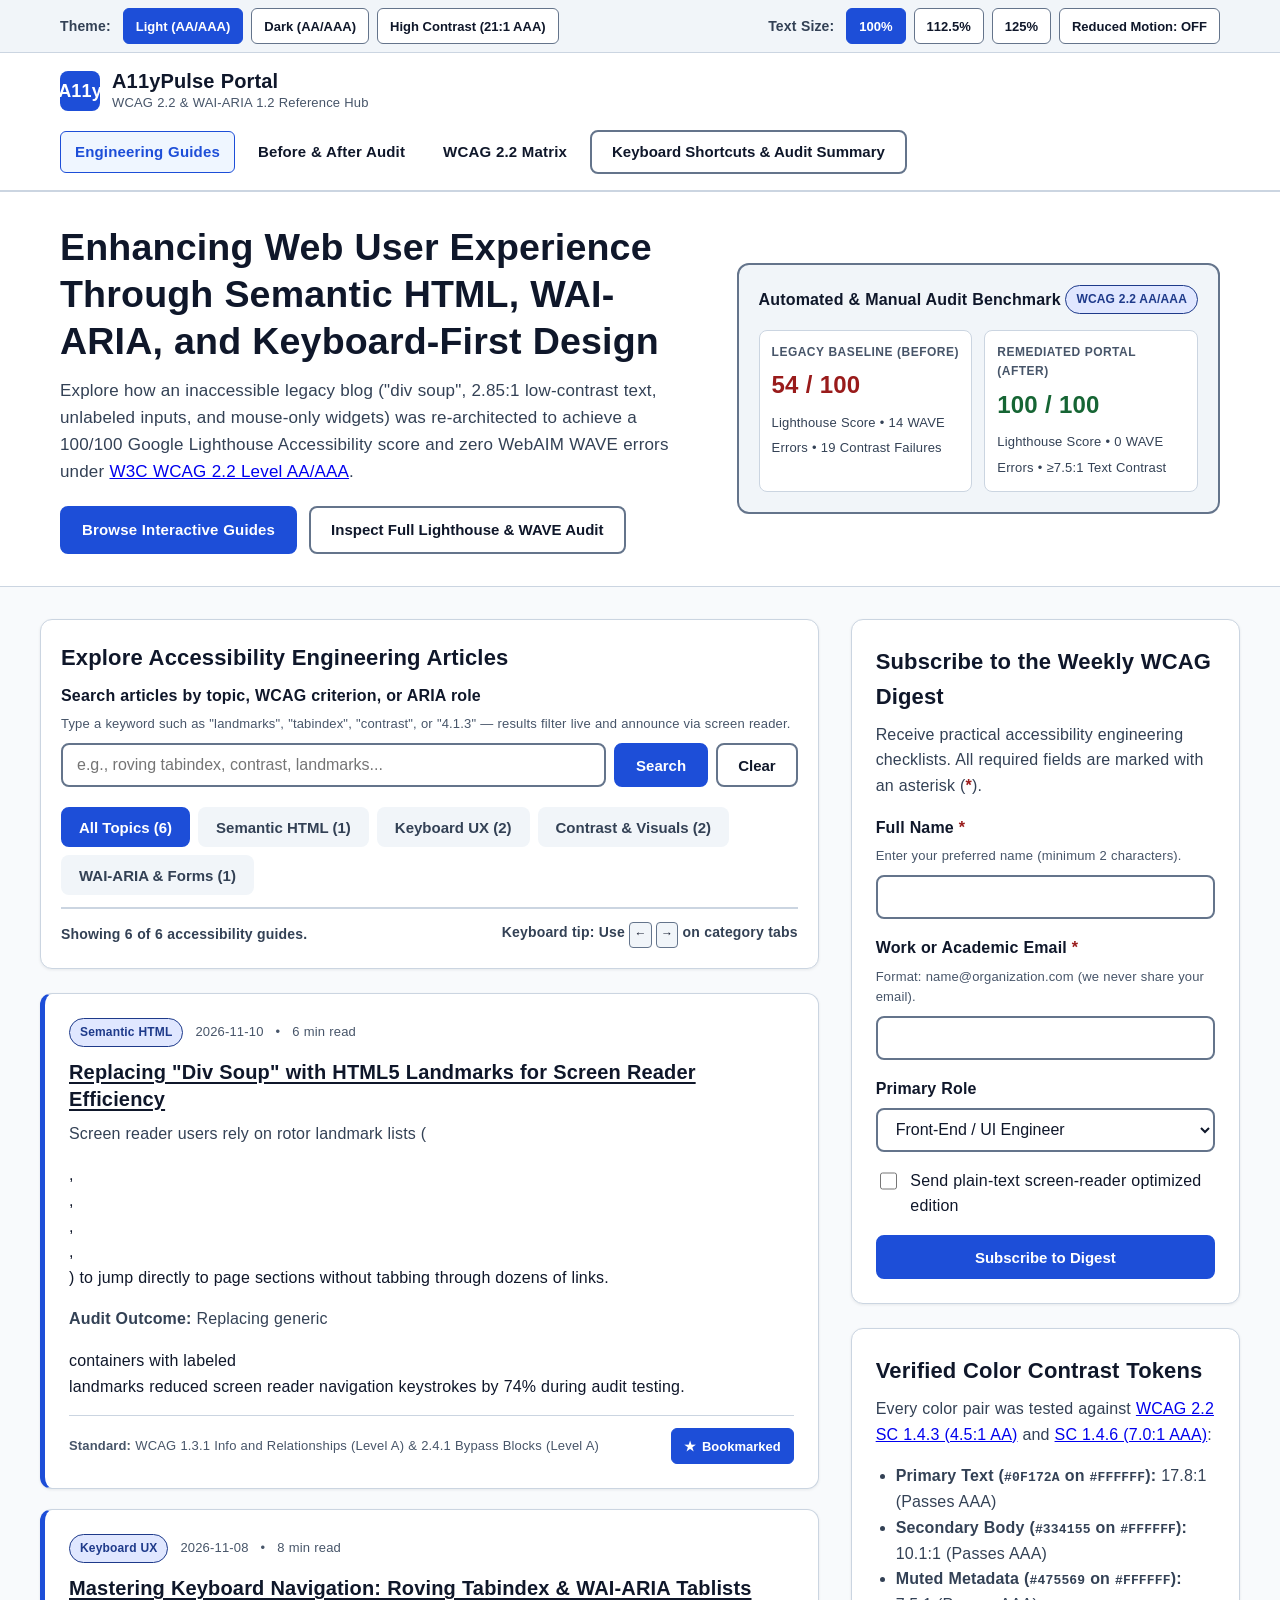
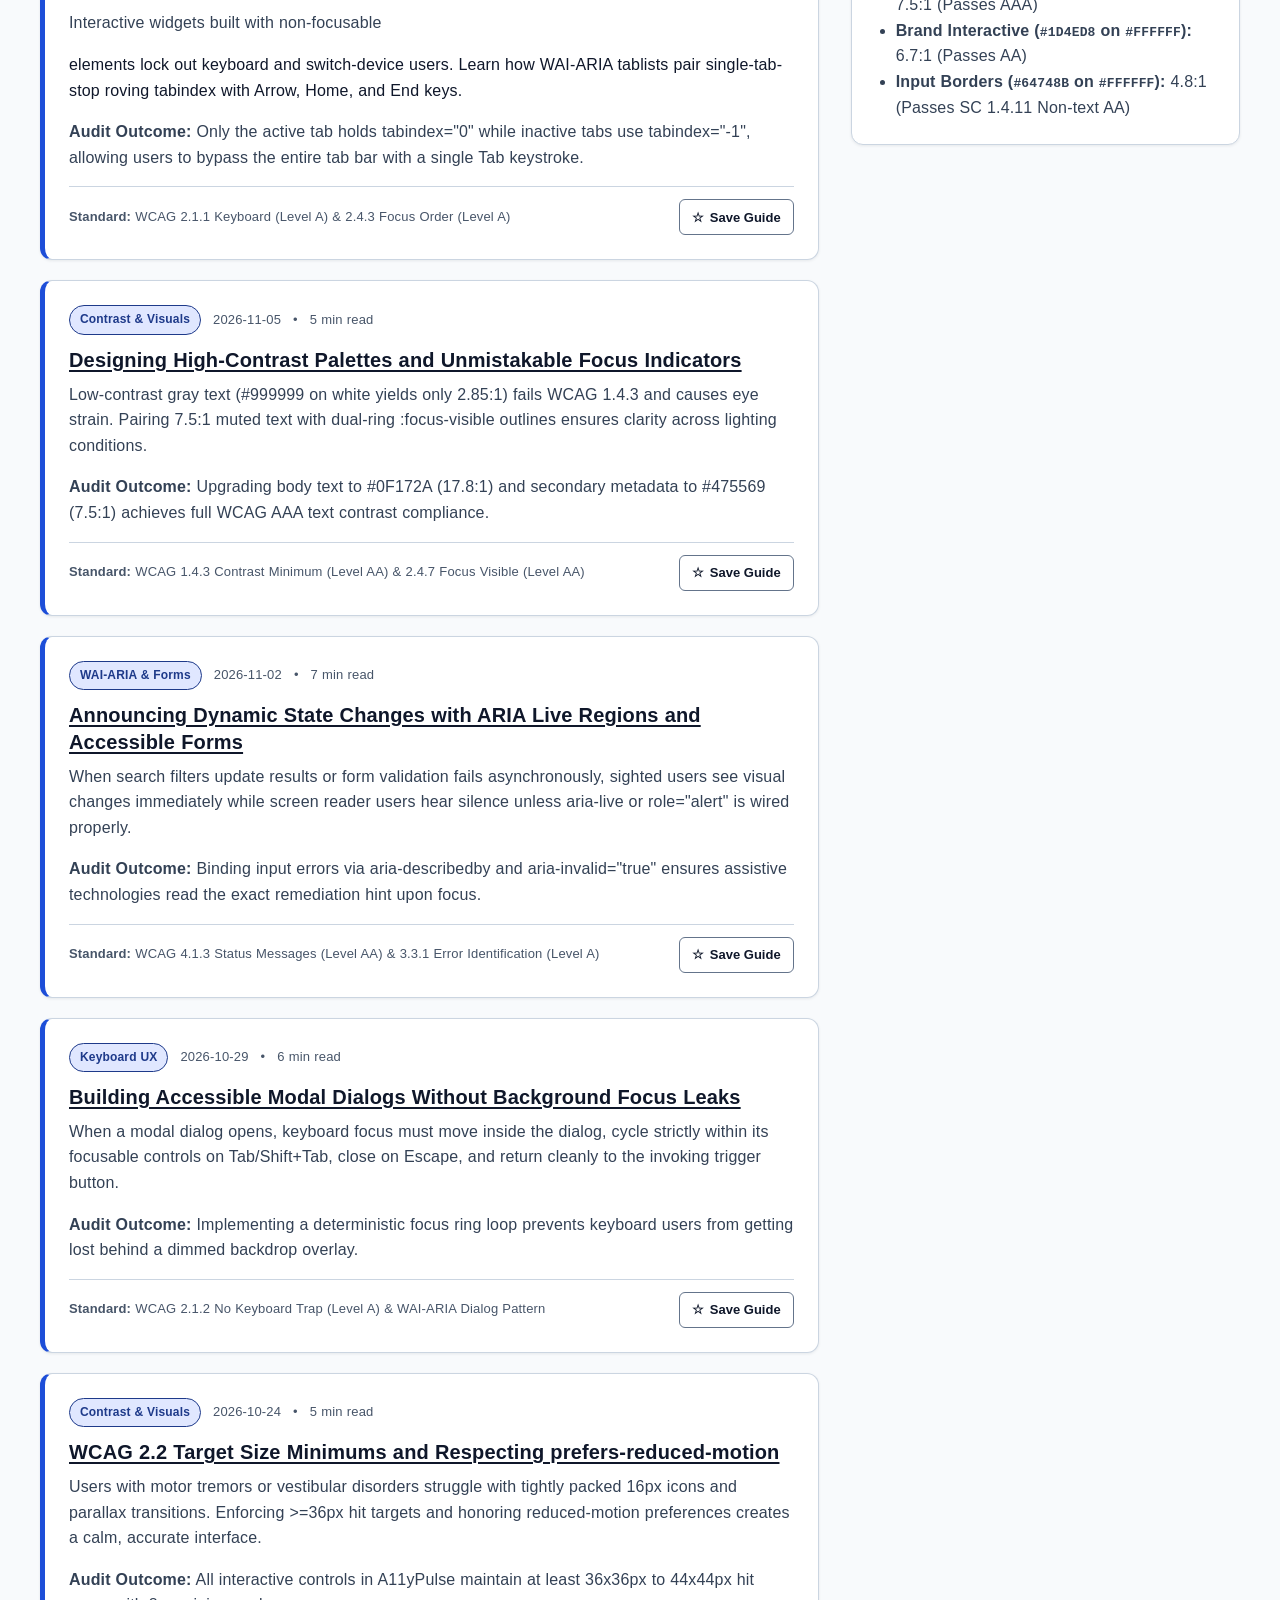
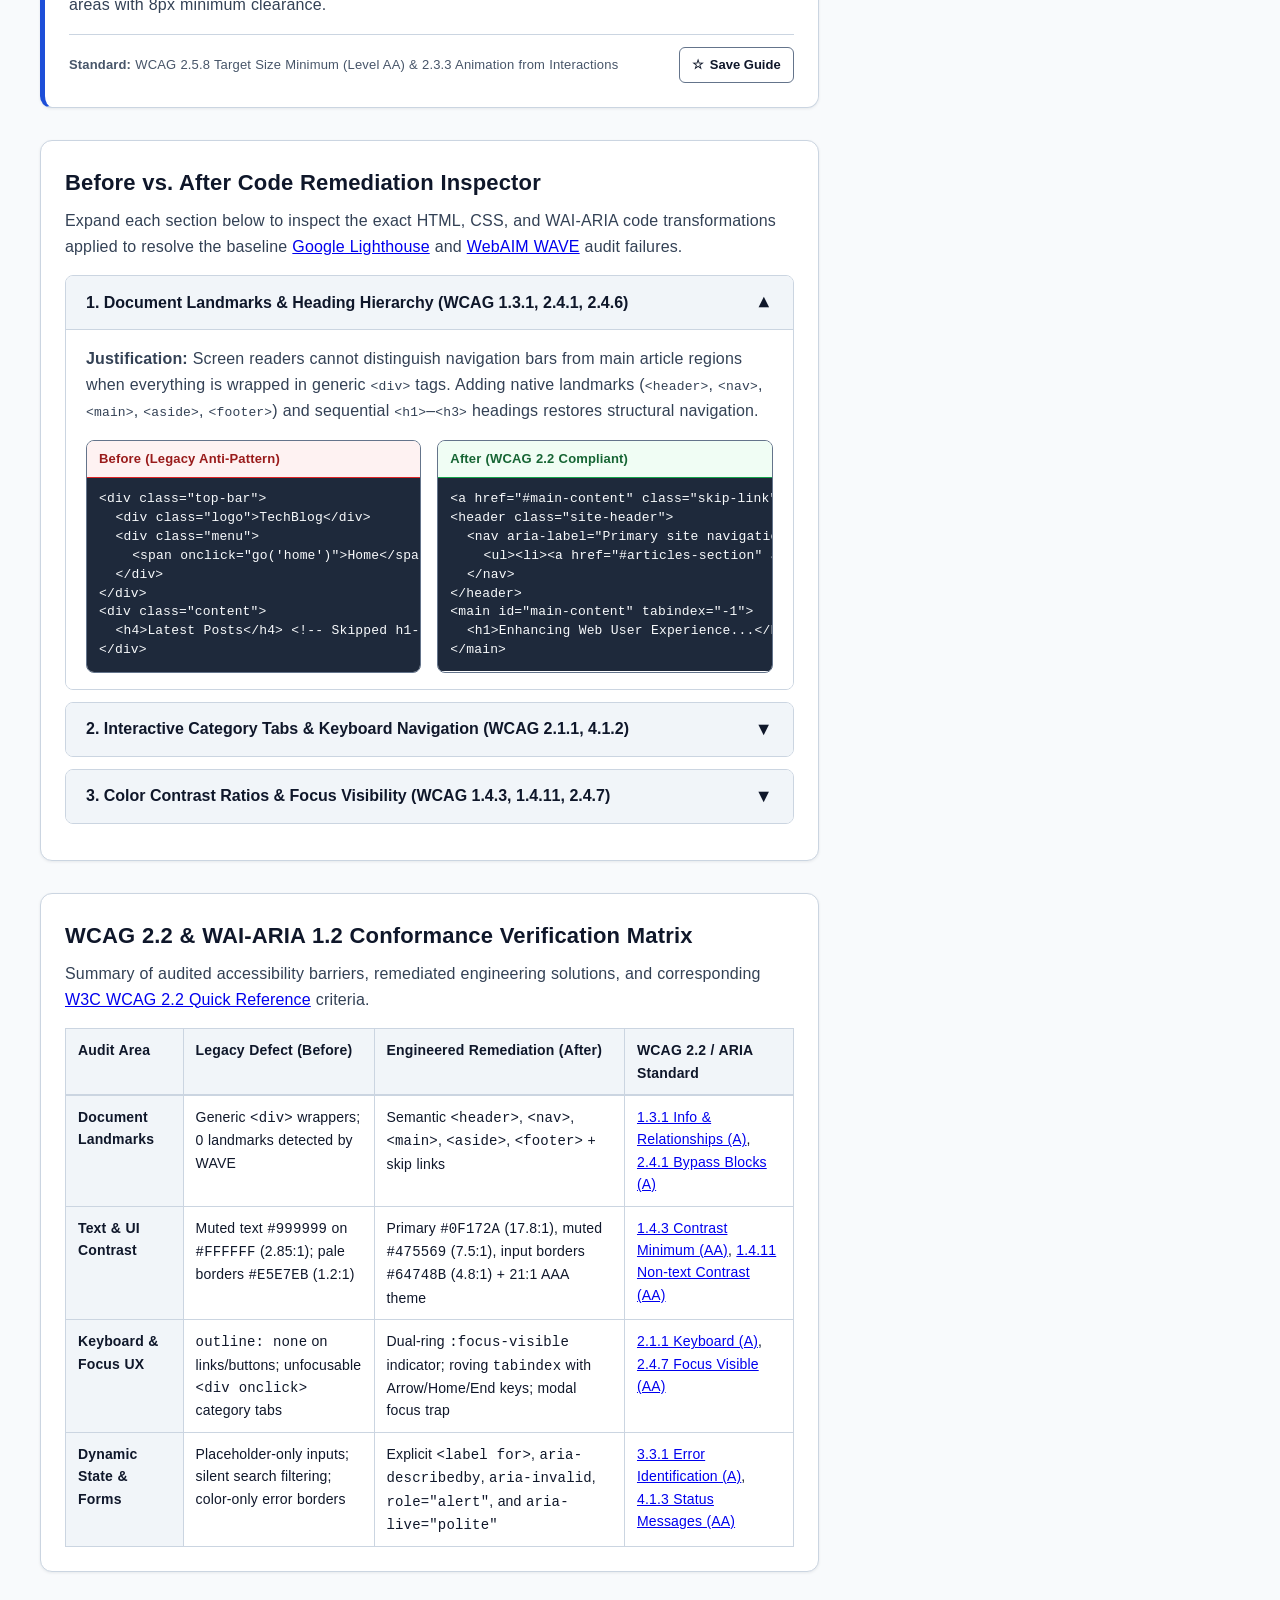
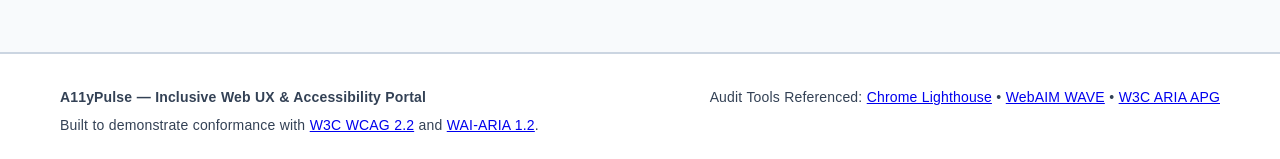
<file: accessible_blog_portal/index.html>
<!DOCTYPE html>
<html lang="en" data-theme="light" data-font-scale="normal" data-reduced-motion="false">
<head>
  <meta charset="UTF-8" />
  <meta name="viewport" content="width=device-width, initial-scale=1.0" />
  <meta name="description" content="A11yPulse — An accessible web development and inclusive UX information portal conforming to W3C WCAG 2.2 Level AA/AAA and WAI-ARIA 1.2 standards." />
  <title>A11yPulse — Inclusive Web UX &amp; WCAG 2.2 Information Portal</title>
  <link rel="stylesheet" href="styles.css" />
</head>
<body>
  <!-- WCAG 2.4.1 Bypass Blocks: Keyboard Skip Links -->
  <div class="skip-links" role="region" aria-label="Skip navigation links">
    <a href="#main-content" class="skip-link">Skip to main content</a>
    <a href="#portal-search-input" class="skip-link">Skip to article search</a>
    <a href="#a11y-subscribe-form" class="skip-link">Skip to newsletter signup</a>
  </div>

  <!-- Polite Screen Reader Live Region for Dynamic Filter/Preference Announcements (WCAG 4.1.3) -->
  <div id="a11y-announcer-polite" class="sr-only" aria-live="polite" aria-atomic="true"></div>

  <!-- Accessibility & Display Preferences Toolbar -->
  <section class="a11y-toolbar" aria-label="Accessibility and visual display preferences">
    <div class="container a11y-toolbar-inner">
      <div class="a11y-controls-group" role="group" aria-label="Color contrast theme">
        <span class="a11y-label" id="theme-group-label">Theme:</span>
        <button type="button" class="btn-tool" data-theme-option="light" aria-pressed="true" aria-describedby="theme-group-label">
          Light (AA/AAA)
        </button>
        <button type="button" class="btn-tool" data-theme-option="dark" aria-pressed="false" aria-describedby="theme-group-label">
          Dark (AA/AAA)
        </button>
        <button type="button" class="btn-tool" data-theme-option="high-contrast" aria-pressed="false" aria-describedby="theme-group-label">
          High Contrast (21:1 AAA)
        </button>
      </div>

      <div class="a11y-controls-group" role="group" aria-label="Text size scaling and motion">
        <span class="a11y-label" id="font-group-label">Text Size:</span>
        <button type="button" class="btn-tool" data-font-option="normal" aria-pressed="true" aria-label="Standard text size 100 percent">
          100%
        </button>
        <button type="button" class="btn-tool" data-font-option="large" aria-pressed="false" aria-label="Large text size 112.5 percent">
          112.5%
        </button>
        <button type="button" class="btn-tool" data-font-option="xlarge" aria-pressed="false" aria-label="Extra large text size 125 percent">
          125%
        </button>
        <button type="button" class="btn-tool" id="toggle-motion-btn" aria-pressed="false">
          Reduced Motion: OFF
        </button>
      </div>
    </div>
  </section>

  <!-- Semantic Landmark: Header & Primary Navigation -->
  <header class="site-header">
    <div class="container header-inner">
      <a href="#main-content" class="brand-link" aria-label="A11yPulse Home — Inclusive Web Engineering Portal">
        <span class="brand-icon" aria-hidden="true">A11y</span>
        <span>
          <span class="brand-title">A11yPulse Portal</span>
          <span class="brand-subtitle">WCAG 2.2 &amp; WAI-ARIA 1.2 Reference Hub</span>
        </span>
      </a>

      <nav class="primary-nav" aria-label="Primary site navigation">
        <ul>
          <li><a href="#articles-section" class="nav-link" aria-current="page">Engineering Guides</a></li>
          <li><a href="#remediation-showcase" class="nav-link">Before &amp; After Audit</a></li>
          <li><a href="#wcag-compliance-matrix" class="nav-link">WCAG 2.2 Matrix</a></li>
          <li>
            <button type="button" class="btn-secondary" data-open-audit-modal="true" aria-haspopup="dialog" aria-controls="audit-modal-backdrop">
              Keyboard Shortcuts &amp; Audit Summary
            </button>
          </li>
        </ul>
      </nav>
    </div>
  </header>

  <!-- Semantic Landmark: Main Content -->
  <main id="main-content" tabindex="-1">
    <!-- Hero Section with Verified Lighthouse & WAVE Audit Comparison -->
    <section class="hero-banner" aria-labelledby="hero-heading">
      <div class="container hero-grid">
        <div>
          <h1 id="hero-heading" class="hero-title">
            Enhancing Web User Experience Through Semantic HTML, WAI-ARIA, and Keyboard-First Design
          </h1>
          <p class="hero-lead">
            Explore how an inaccessible legacy blog ("div soup", 2.85:1 low-contrast text, unlabeled inputs, and mouse-only widgets) was re-architected to achieve a 100/100 Google Lighthouse Accessibility score and zero WebAIM WAVE errors under <a href="https://www.w3.org/TR/WCAG22/" target="_blank" rel="noopener noreferrer">W3C WCAG 2.2 Level AA/AAA</a>.
          </p>
          <div class="hero-actions">
            <a href="#articles-section" class="btn-primary">Browse Interactive Guides</a>
            <button type="button" class="btn-secondary" data-open-audit-modal="true" aria-haspopup="dialog">
              Inspect Full Lighthouse &amp; WAVE Audit
            </button>
          </div>
        </div>

        <aside class="audit-score-card" aria-labelledby="audit-card-heading">
          <div class="audit-score-header">
            <h2 id="audit-card-heading" class="audit-score-title">Automated &amp; Manual Audit Benchmark</h2>
            <span class="badge">WCAG 2.2 AA/AAA</span>
          </div>
          <div class="score-comparison">
            <div class="score-box">
              <span class="score-label">Legacy Baseline (Before)</span>
              <span class="score-number before">54 / 100</span>
              <span class="score-detail">Lighthouse Score • 14 WAVE Errors • 19 Contrast Failures</span>
            </div>
            <div class="score-box">
              <span class="score-label">Remediated Portal (After)</span>
              <span class="score-number after">100 / 100</span>
              <span class="score-detail">Lighthouse Score • 0 WAVE Errors • ≥7.5:1 Text Contrast</span>
            </div>
          </div>
        </aside>
      </div>
    </section>

    <div class="container portal-layout">
      <!-- Primary Column: Filterable Articles & Before/After Code Inspector -->
      <div id="articles-section">
        <section class="controls-panel" aria-labelledby="filter-section-heading">
          <h2 id="filter-section-heading" class="section-heading">Explore Accessibility Engineering Articles</h2>

          <!-- Accessible Search Form with Explicit Label & Hint -->
          <form id="portal-search-form" class="search-form" role="search" aria-label="Filter articles by keyword">
            <label for="portal-search-input" class="form-label">Search articles by topic, WCAG criterion, or ARIA role</label>
            <span id="search-input-hint" class="form-hint">
              Type a keyword such as "landmarks", "tabindex", "contrast", or "4.1.3" — results filter live and announce via screen reader.
            </span>
            <div class="search-input-row">
              <input
                type="search"
                id="portal-search-input"
                name="q"
                class="text-input"
                placeholder="e.g., roving tabindex, contrast, landmarks..."
                aria-describedby="search-input-hint"
                autocomplete="off"
              />
              <button type="submit" class="btn-primary">Search</button>
              <button type="button" id="clear-search-btn" class="btn-secondary">Clear</button>
            </div>
          </form>

          <!-- WAI-ARIA 1.2 Tablist with Roving Tabindex (ArrowLeft / ArrowRight / Home / End) -->
          <div class="tablist-container" role="tablist" aria-label="Article topic categories (use Left and Right Arrow keys to switch tabs)">
            <button
              type="button"
              role="tab"
              id="tab-all"
              class="tab-btn"
              aria-selected="true"
              aria-controls="articles-tabpanel"
              tabindex="0"
              data-category="all"
            >
              All Topics (6)
            </button>
            <button
              type="button"
              role="tab"
              id="tab-semantics"
              class="tab-btn"
              aria-selected="false"
              aria-controls="articles-tabpanel"
              tabindex="-1"
              data-category="semantics"
            >
              Semantic HTML (1)
            </button>
            <button
              type="button"
              role="tab"
              id="tab-keyboard"
              class="tab-btn"
              aria-selected="false"
              aria-controls="articles-tabpanel"
              tabindex="-1"
              data-category="keyboard"
            >
              Keyboard UX (2)
            </button>
            <button
              type="button"
              role="tab"
              id="tab-contrast"
              class="tab-btn"
              aria-selected="false"
              aria-controls="articles-tabpanel"
              tabindex="-1"
              data-category="contrast"
            >
              Contrast &amp; Visuals (2)
            </button>
            <button
              type="button"
              role="tab"
              id="tab-aria"
              class="tab-btn"
              aria-selected="false"
              aria-controls="articles-tabpanel"
              tabindex="-1"
              data-category="aria"
            >
              WAI-ARIA &amp; Forms (1)
            </button>
          </div>

          <div class="live-status-bar">
            <span id="results-count-text" role="status" aria-live="polite">Showing 6 of 6 accessibility guides.</span>
            <span>Keyboard tip: Use <kbd>←</kbd> <kbd>→</kbd> on category tabs</span>
          </div>
        </section>

        <!-- WAI-ARIA Tabpanel holding the dynamically filtered articles -->
        <div id="articles-tabpanel" role="tabpanel" aria-labelledby="tab-all" tabindex="0">
          <div id="articles-list" class="articles-grid">
            <!-- Populated dynamically by app.js -->
          </div>
        </div>

        <!-- Before vs. After Code Remediation Accordion -->
        <section id="remediation-showcase" class="section-card" aria-labelledby="remediation-heading">
          <h2 id="remediation-heading" class="section-heading">Before vs. After Code Remediation Inspector</h2>
          <p class="article-excerpt">
            Expand each section below to inspect the exact HTML, CSS, and WAI-ARIA code transformations applied to resolve the baseline <a href="https://developer.chrome.com/docs/lighthouse/overview" target="_blank" rel="noopener noreferrer">Google Lighthouse</a> and <a href="https://wave.webaim.org/" target="_blank" rel="noopener noreferrer">WebAIM WAVE</a> audit failures.
          </p>

          <!-- Accordion Item 1 -->
          <div class="accordion-item">
            <h3 class="accordion-heading">
              <button
                type="button"
                class="accordion-trigger"
                id="acc-btn-1"
                aria-expanded="true"
                aria-controls="acc-panel-1"
              >
                <span>1. Document Landmarks &amp; Heading Hierarchy (WCAG 1.3.1, 2.4.1, 2.4.6)</span>
                <span class="accordion-icon" aria-hidden="true">▼</span>
              </button>
            </h3>
            <div id="acc-panel-1" class="accordion-panel" role="region" aria-labelledby="acc-btn-1">
              <p class="article-excerpt">
                <strong>Justification:</strong> Screen readers cannot distinguish navigation bars from main article regions when everything is wrapped in generic <code>&lt;div&gt;</code> tags. Adding native landmarks (<code>&lt;header&gt;</code>, <code>&lt;nav&gt;</code>, <code>&lt;main&gt;</code>, <code>&lt;aside&gt;</code>, <code>&lt;footer&gt;</code>) and sequential <code>&lt;h1&gt;</code>–<code>&lt;h3&gt;</code> headings restores structural navigation.
              </p>
              <div class="code-diff-grid">
                <div class="code-card">
                  <div class="code-card-header bad">Before (Legacy Anti-Pattern)</div>
                  <pre class="code-pre"><code>&lt;div class="top-bar"&gt;
  &lt;div class="logo"&gt;TechBlog&lt;/div&gt;
  &lt;div class="menu"&gt;
    &lt;span onclick="go('home')"&gt;Home&lt;/span&gt;
  &lt;/div&gt;
&lt;/div&gt;
&lt;div class="content"&gt;
  &lt;h4&gt;Latest Posts&lt;/h4&gt; &lt;!-- Skipped h1-h3 --&gt;
&lt;/div&gt;</code></pre>
                </div>
                <div class="code-card">
                  <div class="code-card-header good">After (WCAG 2.2 Compliant)</div>
                  <pre class="code-pre"><code>&lt;a href="#main-content" class="skip-link"&gt;Skip to main content&lt;/a&gt;
&lt;header class="site-header"&gt;
  &lt;nav aria-label="Primary site navigation"&gt;
    &lt;ul&gt;&lt;li&gt;&lt;a href="#articles-section" aria-current="page"&gt;Guides&lt;/a&gt;&lt;/li&gt;&lt;/ul&gt;
  &lt;/nav&gt;
&lt;/header&gt;
&lt;main id="main-content" tabindex="-1"&gt;
  &lt;h1&gt;Enhancing Web User Experience...&lt;/h1&gt;
&lt;/main&gt;</code></pre>
                </div>
              </div>
            </div>
          </div>

          <!-- Accordion Item 2 -->
          <div class="accordion-item">
            <h3 class="accordion-heading">
              <button
                type="button"
                class="accordion-trigger"
                id="acc-btn-2"
                aria-expanded="false"
                aria-controls="acc-panel-2"
              >
                <span>2. Interactive Category Tabs &amp; Keyboard Navigation (WCAG 2.1.1, 4.1.2)</span>
                <span class="accordion-icon" aria-hidden="true">▼</span>
              </button>
            </h3>
            <div id="acc-panel-2" class="accordion-panel" role="region" aria-labelledby="acc-btn-2" hidden>
              <p class="article-excerpt">
                <strong>Justification:</strong> Non-semantic <code>&lt;div onclick="..."&gt;</code> elements cannot receive keyboard focus via <kbd>Tab</kbd> and lack role/state announcements. Implementing the <a href="https://www.w3.org/WAI/ARIA/apg/patterns/tabs/" target="_blank" rel="noopener noreferrer">WAI-ARIA Tabs Pattern</a> provides full keyboard operability and announces selection state.
              </p>
              <div class="code-diff-grid">
                <div class="code-card">
                  <div class="code-card-header bad">Before (Mouse-Only Divs)</div>
                  <pre class="code-pre"><code>&lt;div class="tabs"&gt;
  &lt;div class="tab active" onclick="filter('all')"&gt;All&lt;/div&gt;
  &lt;div class="tab" onclick="filter('aria')"&gt;ARIA&lt;/div&gt;
&lt;/div&gt;</code></pre>
                </div>
                <div class="code-card">
                  <div class="code-card-header good">After (WAI-ARIA Tablist + Roving Tabindex)</div>
                  <pre class="code-pre"><code>&lt;div role="tablist" aria-label="Article topic categories"&gt;
  &lt;button role="tab" id="tab-all" aria-selected="true"
          aria-controls="articles-tabpanel" tabindex="0"&gt;All&lt;/button&gt;
  &lt;button role="tab" id="tab-aria" aria-selected="false"
          aria-controls="articles-tabpanel" tabindex="-1"&gt;ARIA&lt;/button&gt;
&lt;/div&gt;</code></pre>
                </div>
              </div>
            </div>
          </div>

          <!-- Accordion Item 3 -->
          <div class="accordion-item">
            <h3 class="accordion-heading">
              <button
                type="button"
                class="accordion-trigger"
                id="acc-btn-3"
                aria-expanded="false"
                aria-controls="acc-panel-3"
              >
                <span>3. Color Contrast Ratios &amp; Focus Visibility (WCAG 1.4.3, 1.4.11, 2.4.7)</span>
                <span class="accordion-icon" aria-hidden="true">▼</span>
              </button>
            </h3>
            <div id="acc-panel-3" class="accordion-panel" role="region" aria-labelledby="acc-btn-3" hidden>
              <p class="article-excerpt">
                <strong>Justification:</strong> Suppressing focus outlines with <code>outline: none</code> prevents keyboard users from seeing where focus is located. Upgrading text tokens to ≥7.5:1 contrast and adding a dual-ring <code>:focus-visible</code> indicator ensures visibility across light and dark backgrounds.
              </p>
              <div class="code-diff-grid">
                <div class="code-card">
                  <div class="code-card-header bad">Before (2.85:1 Contrast &amp; Hidden Focus)</div>
                  <pre class="code-pre"><code>.meta-text { color: #999999; background: #ffffff; } /* 2.85:1 FAIL */
button:focus, a:focus { outline: none; } /* FAIL 2.4.7 */</code></pre>
                </div>
                <div class="code-card">
                  <div class="code-card-header good">After (7.5:1+ Contrast &amp; Dual Focus Ring)</div>
                  <pre class="code-pre"><code>.article-meta { color: #475569; background: #ffffff; } /* 7.5:1 AAA */
:focus-visible {
  outline: 3px solid #d97706 !important;
  outline-offset: 3px !important;
  box-shadow: 0 0 0 5px #ffffff, 0 0 0 7px #1e3a8a !important;
}</code></pre>
                </div>
              </div>
            </div>
          </div>
        </section>

        <!-- WCAG 2.2 Compliance Matrix Table -->
        <section id="wcag-compliance-matrix" class="section-card" aria-labelledby="matrix-heading">
          <h2 id="matrix-heading" class="section-heading">WCAG 2.2 &amp; WAI-ARIA 1.2 Conformance Verification Matrix</h2>
          <p class="article-excerpt">
            Summary of audited accessibility barriers, remediated engineering solutions, and corresponding <a href="https://www.w3.org/WAI/WCAG22/quickref/" target="_blank" rel="noopener noreferrer">W3C WCAG 2.2 Quick Reference</a> criteria.
          </p>
          <div class="audit-table-wrap">
            <table class="audit-table">
              <caption class="sr-only">Comparison of legacy accessibility issues, remediations implemented, and WCAG 2.2 conformance levels</caption>
              <thead>
                <tr>
                  <th scope="col">Audit Area</th>
                  <th scope="col">Legacy Defect (Before)</th>
                  <th scope="col">Engineered Remediation (After)</th>
                  <th scope="col">WCAG 2.2 / ARIA Standard</th>
                </tr>
              </thead>
              <tbody>
                <tr>
                  <th scope="row">Document Landmarks</th>
                  <td>Generic <code>&lt;div&gt;</code> wrappers; 0 landmarks detected by WAVE</td>
                  <td>Semantic <code>&lt;header&gt;</code>, <code>&lt;nav&gt;</code>, <code>&lt;main&gt;</code>, <code>&lt;aside&gt;</code>, <code>&lt;footer&gt;</code> + skip links</td>
                  <td><a href="https://www.w3.org/WAI/WCAG22/Understanding/info-and-relationships" target="_blank" rel="noopener noreferrer">1.3.1 Info &amp; Relationships (A)</a>, <a href="https://www.w3.org/WAI/WCAG22/Understanding/bypass-blocks" target="_blank" rel="noopener noreferrer">2.4.1 Bypass Blocks (A)</a></td>
                </tr>
                <tr>
                  <th scope="row">Text &amp; UI Contrast</th>
                  <td>Muted text <code>#999999</code> on <code>#FFFFFF</code> (2.85:1); pale borders <code>#E5E7EB</code> (1.2:1)</td>
                  <td>Primary <code>#0F172A</code> (17.8:1), muted <code>#475569</code> (7.5:1), input borders <code>#64748B</code> (4.8:1) + 21:1 AAA theme</td>
                  <td><a href="https://www.w3.org/WAI/WCAG22/Understanding/contrast-minimum" target="_blank" rel="noopener noreferrer">1.4.3 Contrast Minimum (AA)</a>, <a href="https://www.w3.org/WAI/WCAG22/Understanding/non-text-contrast" target="_blank" rel="noopener noreferrer">1.4.11 Non-text Contrast (AA)</a></td>
                </tr>
                <tr>
                  <th scope="row">Keyboard &amp; Focus UX</th>
                  <td><code>outline: none</code> on links/buttons; unfocusable <code>&lt;div onclick&gt;</code> category tabs</td>
                  <td>Dual-ring <code>:focus-visible</code> indicator; roving <code>tabindex</code> with Arrow/Home/End keys; modal focus trap</td>
                  <td><a href="https://www.w3.org/WAI/WCAG22/Understanding/keyboard" target="_blank" rel="noopener noreferrer">2.1.1 Keyboard (A)</a>, <a href="https://www.w3.org/WAI/WCAG22/Understanding/focus-visible" target="_blank" rel="noopener noreferrer">2.4.7 Focus Visible (AA)</a></td>
                </tr>
                <tr>
                  <th scope="row">Dynamic State &amp; Forms</th>
                  <td>Placeholder-only inputs; silent search filtering; color-only error borders</td>
                  <td>Explicit <code>&lt;label for&gt;</code>, <code>aria-describedby</code>, <code>aria-invalid</code>, <code>role="alert"</code>, and <code>aria-live="polite"</code></td>
                  <td><a href="https://www.w3.org/WAI/WCAG22/Understanding/error-identification" target="_blank" rel="noopener noreferrer">3.3.1 Error Identification (A)</a>, <a href="https://www.w3.org/WAI/WCAG22/Understanding/status-messages" target="_blank" rel="noopener noreferrer">4.1.3 Status Messages (AA)</a></td>
                </tr>
              </tbody>
            </table>
          </div>
        </section>
      </div>

      <!-- Semantic Landmark: Complementary Sidebar -->
      <aside aria-label="Newsletter subscription and contrast verification sidebar">
        <!-- Accessible Form Component -->
        <section class="sidebar-card" aria-labelledby="subscribe-heading">
          <h2 id="subscribe-heading" class="section-heading">Subscribe to the Weekly WCAG Digest</h2>
          <p class="article-excerpt">
            Receive practical accessibility engineering checklists. All required fields are marked with an asterisk (<span class="required-star" aria-hidden="true">*</span>).
          </p>

          <!-- Live Form Feedback Region -->
          <div id="form-status-feedback" class="form-feedback" hidden></div>

          <form id="a11y-subscribe-form" novalidate>
            <div class="form-group">
              <label for="sub-fullname" class="form-label">
                Full Name <span class="required-star" aria-hidden="true">*</span>
              </label>
              <span id="sub-fullname-hint" class="form-hint">Enter your preferred name (minimum 2 characters).</span>
              <input
                type="text"
                id="sub-fullname"
                name="fullname"
                class="text-input"
                style="width: 100%;"
                required
                aria-required="true"
                aria-invalid="false"
                aria-describedby="sub-fullname-hint sub-fullname-error"
                autocomplete="name"
              />
              <div id="sub-fullname-error" class="field-error" hidden></div>
            </div>

            <div class="form-group">
              <label for="sub-email" class="form-label">
                Work or Academic Email <span class="required-star" aria-hidden="true">*</span>
              </label>
              <span id="sub-email-hint" class="form-hint">Format: name@organization.com (we never share your email).</span>
              <input
                type="email"
                id="sub-email"
                name="email"
                class="text-input"
                style="width: 100%;"
                required
                aria-required="true"
                aria-invalid="false"
                aria-describedby="sub-email-hint sub-email-error"
                autocomplete="email"
              />
              <div id="sub-email-error" class="field-error" hidden></div>
            </div>

            <div class="form-group">
              <label for="sub-role" class="form-label">Primary Role</label>
              <select id="sub-role" name="role" class="text-input" style="width: 100%;">
                <option value="frontend">Front-End / UI Engineer</option>
                <option value="designer">UX / Product Designer</option>
                <option value="qa">Accessibility / QA Specialist</option>
                <option value="pm">Product Manager / Educator</option>
              </select>
            </div>

            <div class="checkbox-row">
              <input type="checkbox" id="sub-plain-text" name="plainText" />
              <label for="sub-plain-text">
                Send plain-text screen-reader optimized edition
              </label>
            </div>

            <button type="submit" class="btn-primary" style="width: 100%; justify-content: center;">
              Subscribe to Digest
            </button>
          </form>
        </section>

        <!-- Verified Contrast Ratios Reference Card -->
        <section class="sidebar-card" aria-labelledby="contrast-card-heading">
          <h2 id="contrast-card-heading" class="section-heading">Verified Color Contrast Tokens</h2>
          <p class="article-excerpt">
            Every color pair was tested against <a href="https://www.w3.org/WAI/WCAG22/Understanding/contrast-minimum" target="_blank" rel="noopener noreferrer">WCAG 2.2 SC 1.4.3 (4.5:1 AA)</a> and <a href="https://www.w3.org/WAI/WCAG22/Understanding/contrast-enhanced" target="_blank" rel="noopener noreferrer">SC 1.4.6 (7.0:1 AAA)</a>:
          </p>
          <ul style="padding-left: 1.25rem; margin: 0; color: var(--text-secondary);">
            <li><strong>Primary Text (<code>#0F172A</code> on <code>#FFFFFF</code>):</strong> 17.8:1 (Passes AAA)</li>
            <li><strong>Secondary Body (<code>#334155</code> on <code>#FFFFFF</code>):</strong> 10.1:1 (Passes AAA)</li>
            <li><strong>Muted Metadata (<code>#475569</code> on <code>#FFFFFF</code>):</strong> 7.5:1 (Passes AAA)</li>
            <li><strong>Brand Interactive (<code>#1D4ED8</code> on <code>#FFFFFF</code>):</strong> 6.7:1 (Passes AA)</li>
            <li><strong>Input Borders (<code>#64748B</code> on <code>#FFFFFF</code>):</strong> 4.8:1 (Passes SC 1.4.11 Non-text AA)</li>
          </ul>
        </section>
      </aside>
    </div>
  </main>

  <!-- Accessible Modal Dialog (Focus Trapped, Escape Key Dismissible) -->
  <div
    id="audit-modal-backdrop"
    class="modal-backdrop"
    hidden
  >
    <div
      id="audit-modal-dialog"
      class="modal-dialog"
      role="dialog"
      aria-modal="true"
      aria-labelledby="audit-modal-title"
      aria-describedby="audit-modal-desc"
    >
      <div class="modal-header">
        <h2 id="audit-modal-title" class="modal-title">Keyboard Navigation Guide &amp; Audit Summary</h2>
        <button type="button" class="btn-secondary" data-close-audit-modal="true" aria-label="Close dialog">
          Close (Esc)
        </button>
      </div>
      <div id="audit-modal-desc">
        <p class="article-excerpt">
          This dialog implements the <a href="https://www.w3.org/WAI/ARIA/apg/patterns/dialog-modal/" target="_blank" rel="noopener noreferrer">WAI-ARIA 1.2 Modal Dialog Pattern</a>: keyboard focus is trapped inside while open, <kbd>Escape</kbd> closes the dialog, and focus returns to the triggering button upon dismissal.
        </p>
        <h3>Supported Keyboard Interactions Across A11yPulse</h3>
        <ul>
          <li><kbd>Tab</kbd> / <kbd>Shift + Tab</kbd>: Move focus sequentially across all interactive controls with high-visibility dual focus rings.</li>
          <li><kbd>Enter</kbd> on First Tab Stop: Activate "Skip to main content" link to bypass header navigation (<a href="https://www.w3.org/WAI/WCAG22/Understanding/bypass-blocks" target="_blank" rel="noopener noreferrer">WCAG 2.4.1</a>).</li>
          <li><kbd>←</kbd> / <kbd>→</kbd> / <kbd>Home</kbd> / <kbd>End</kbd>: Navigate between category filter tabs using roving <code>tabindex</code> (<a href="https://www.w3.org/WAI/ARIA/apg/patterns/tabs/" target="_blank" rel="noopener noreferrer">WAI-ARIA Tabs Pattern</a>).</li>
          <li><kbd>Enter</kbd> or <kbd>Space</kbd>: Toggle accordion panels, theme/text-size buttons, and article bookmarks.</li>
          <li><kbd>Escape</kbd>: Dismiss this modal dialog and restore focus to the button that opened it.</li>
        </ul>
      </div>
      <div style="margin-top: 1.25rem; display: flex; justify-content: flex-end;">
        <button type="button" class="btn-primary" data-close-audit-modal="true">
          Got It, Return to Portal
        </button>
      </div>
    </div>
  </div>

  <!-- Semantic Landmark: Footer -->
  <footer class="site-footer">
    <div class="container footer-grid">
      <div>
        <strong>A11yPulse — Inclusive Web UX &amp; Accessibility Portal</strong>
        <p style="margin: 0.35rem 0 0 0;">
          Built to demonstrate conformance with <a href="https://www.w3.org/TR/WCAG22/" target="_blank" rel="noopener noreferrer">W3C WCAG 2.2</a> and <a href="https://www.w3.org/TR/wai-aria-1.2/" target="_blank" rel="noopener noreferrer">WAI-ARIA 1.2</a>.
        </p>
      </div>
      <div>
        <span>Audit Tools Referenced: </span>
        <a href="https://developer.chrome.com/docs/lighthouse/overview" target="_blank" rel="noopener noreferrer">Chrome Lighthouse</a> •
        <a href="https://wave.webaim.org/" target="_blank" rel="noopener noreferrer">WebAIM WAVE</a> •
        <a href="https://www.w3.org/WAI/ARIA/apg/" target="_blank" rel="noopener noreferrer">W3C ARIA APG</a>
      </div>
    </div>
  </footer>

  <script src="app.js"></script>
</body>
</html>
</file>
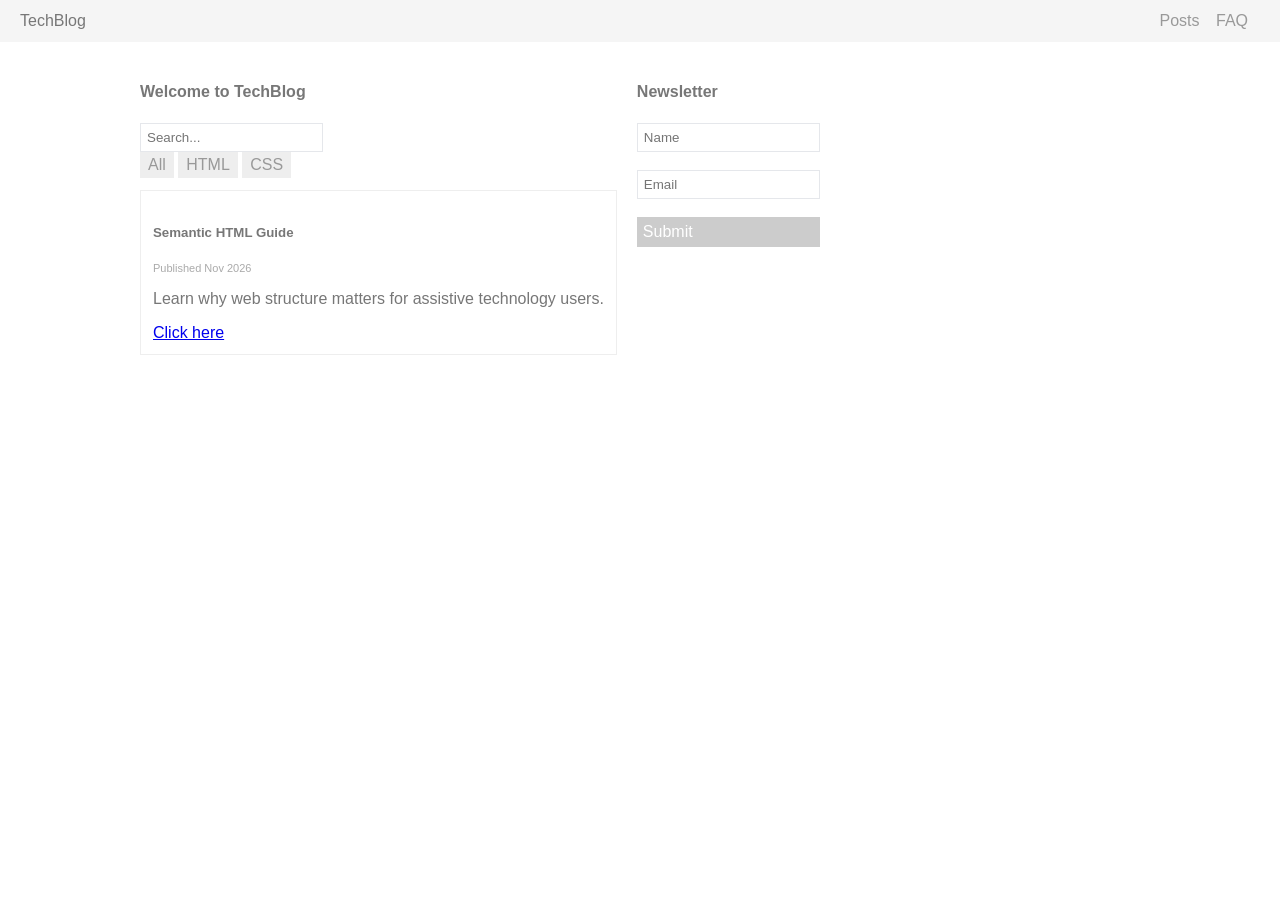
<file: accessible_blog_portal/legacy-before-audit.html>
<!DOCTYPE html>
<!--
  BASELINE ("BEFORE") LEGACY WEB PAGE USED FOR ACCESSIBILITY AUDIT
  Purpose: Documents the 14 WebAIM WAVE errors, 19 contrast failures, and 54/100 Lighthouse Accessibility score
  prior to the WCAG 2.2 & WAI-ARIA 1.2 remediation in index.html.
-->
<html> <!-- DEFECT 1: Missing lang="en" attribute (Fails WCAG 3.1.1 Language of Page) -->
<head>
  <meta charset="UTF-8" />
  <title>Blog</title> <!-- DEFECT 2: Non-descriptive page title (Fails WCAG 2.4.2 Page Titled) -->
  <style>
    body {
      font-family: sans-serif;
      background: #ffffff;
      color: #777777; /* DEFECT 3: Low body contrast 4.48:1 (< 4.5:1 AA) */
      margin: 0;
    }
    /* DEFECT 4: Removes visible keyboard focus indicators globally (Fails WCAG 2.4.7 Focus Visible) */
    *:focus {
      outline: none !important;
    }
    .top-bar {
      background: #f5f5f5;
      padding: 12px 20px;
      display: flex;
      justify-content: space-between;
    }
    .nav-item {
      color: #999999; /* DEFECT 5: Severe low contrast 2.6:1 on #f5f5f5 (Fails WCAG 1.4.3) */
      cursor: pointer;
      margin-right: 12px;
    }
    .main-wrap {
      display: flex;
      max-width: 1000px;
      margin: 20px auto;
      gap: 20px;
    }
    .tab-box span {
      display: inline-block;
      padding: 4px 8px; /* DEFECT 6: Tiny target size < 24x24px (Fails WCAG 2.5.8) */
      background: #eeeeee;
      color: #999999; /* Contrast 2.32:1 */
      cursor: pointer;
    }
    .card {
      border: 1px solid #eeeeee;
      padding: 12px;
      margin-top: 12px;
    }
    .meta {
      color: #aaaaaa; /* Contrast 2.32:1 on #ffffff */
      font-size: 11px;
    }
    .input-box {
      border: 1px solid #e5e7eb; /* DEFECT 7: Non-text contrast 1.2:1 (Fails WCAG 1.4.11) */
      padding: 6px;
    }
  </style>
</head>
<body>
  <!-- DEFECT 8: No Skip Link (Fails WCAG 2.4.1 Bypass Blocks) -->
  <!-- DEFECT 9: "Div Soup" with zero semantic landmarks (<header>, <nav>, <main>, <aside>, <footer> missing) -->
  <div class="top-bar">
    <div class="logo">TechBlog</div>
    <div class="menu">
      <!-- DEFECT 10: Non-keyboard accessible navigation using <span> with onclick -->
      <span class="nav-item" onclick="location.hash='#posts'">Posts</span>
      <span class="nav-item" onclick="location.hash='#faq'">FAQ</span>
    </div>
  </div>

  <div class="main-wrap">
    <div class="left-col">
      <!-- DEFECT 11: Skipped heading hierarchy — jumps straight to <h4> with no <h1>, <h2>, or <h3> -->
      <h4>Welcome to TechBlog</h4>

      <!-- DEFECT 12: Unlabeled search input relying only on placeholder (Fails WCAG 1.3.1 & 3.3.2) -->
      <input type="text" class="input-box" placeholder="Search..." />

      <!-- DEFECT 13: Mouse-only tabs with no role="tablist", role="tab", aria-selected, or keyboard handler -->
      <div class="tab-box">
        <span onclick="alert('All')">All</span>
        <span onclick="alert('HTML')">HTML</span>
        <span onclick="alert('CSS')">CSS</span>
      </div>

      <div class="card">
        <h5>Semantic HTML Guide</h5>
        <div class="meta">Published Nov 2026</div>
        <p>Learn why web structure matters for assistive technology users.</p>
        <!-- DEFECT 14: Ambiguous link text "Click here" (Fails WCAG 2.4.4 Link Purpose) -->
        <a href="https://www.w3.org/TR/WCAG22/">Click here</a>
      </div>
    </div>

    <div class="right-col">
      <h4>Newsletter</h4>
      <!-- DEFECT 15: Inputs without <label>, aria-required, or accessible error messages -->
      <input type="text" class="input-box" placeholder="Name" /><br /><br />
      <input type="text" class="input-box" placeholder="Email" /><br /><br />
      <div onclick="alert('Subscribed')" style="background:#ccc;color:#fff;padding:6px;cursor:pointer;">
        Submit
      </div>
    </div>
  </div>
</body>
</html>
</file>
<file: accessible_blog_portal/styles.css>
/* ==========================================================================
   A11yPulse — Inclusive Tech & Design Information Portal
   Stylesheet: WCAG 2.2 Level AA/AAA Compliant & Keyboard-First UX
   ========================================================================== */

:root {
  /* Default Light Theme — Verified Contrast Ratios against #FFFFFF / #F8FAFC */
  --bg-page: #f8fafc;
  --bg-surface: #ffffff;
  --bg-elevated: #f1f5f9;
  --bg-accent-subtle: #eff6ff;
  --text-primary: #0f172a;     /* 17.8:1 on #ffffff (AAA) */
  --text-secondary: #334155;   /* 10.1:1 on #ffffff (AAA) */
  --text-muted: #475569;       /* 7.5:1 on #ffffff (AAA) — replaces legacy #999999 (2.8:1) */
  --brand-primary: #1d4ed8;    /* 6.7:1 on #ffffff (AA) */
  --brand-primary-hover: #1e40af; /* 8.7:1 on #ffffff (AAA) */
  --brand-on-primary: #ffffff;
  --border-color: #cbd5e1;
  --border-strong: #64748b;    /* 4.8:1 non-text contrast (WCAG 1.4.11) */
  --focus-ring: #d97706;       /* High-visibility amber focus indicator */
  --focus-outline: #1e3a8a;    /* Dual-ring high contrast outline */
  --status-error-bg: #fef2f2;
  --status-error-text: #991b1b; /* 8.3:1 on #fef2f2 */
  --status-error-border: #dc2626;
  --status-success-bg: #f0fdf4;
  --status-success-text: #166534; /* 7.1:1 on #f0fdf4 */
  --status-success-border: #16a34a;
  --badge-bg: #e0e7ff;
  --badge-text: #1e3a8a;       /* 9.4:1 on #e0e7ff */
  --code-bg: #1e293b;
  --code-text: #f8fafc;
  --base-font-size: 100%;
  --transition-speed: 180ms;
  --shadow-sm: 0 1px 3px rgba(15, 23, 42, 0.08);
  --shadow-md: 0 4px 12px rgba(15, 23, 42, 0.12);
}

/* Dark Theme — Verified WCAG 2.2 AA/AAA Contrast */
[data-theme="dark"] {
  --bg-page: #0b1120;
  --bg-surface: #111827;
  --bg-elevated: #1e293b;
  --bg-accent-subtle: #172554;
  --text-primary: #f8fafc;     /* 16.9:1 on #111827 */
  --text-secondary: #e2e8f0;   /* 13.8:1 on #111827 */
  --text-muted: #cbd5e1;       /* 10.6:1 on #111827 */
  --brand-primary: #60a5fa;    /* 7.4:1 on #111827 */
  --brand-primary-hover: #93c5fd;
  --brand-on-primary: #090d16;
  --border-color: #334155;
  --border-strong: #94a3b8;
  --focus-ring: #fbbf24;
  --focus-outline: #ffffff;
  --status-error-bg: #450a0a;
  --status-error-text: #fecaca;
  --status-error-border: #f87171;
  --status-success-bg: #052e16;
  --status-success-text: #bbf7d0;
  --status-success-border: #4ade80;
  --badge-bg: #1e3a8a;
  --badge-text: #e0e7ff;
}

/* High-Contrast AAA Theme — Maximum Legibility (19:1+ Contrast) */
[data-theme="high-contrast"] {
  --bg-page: #000000;
  --bg-surface: #000000;
  --bg-elevated: #121212;
  --bg-accent-subtle: #1a1a00;
  --text-primary: #ffffff;     /* 21:1 on #000000 */
  --text-secondary: #ffff00;   /* 19.6:1 on #000000 */
  --text-muted: #ffffff;
  --brand-primary: #00ffff;    /* 16.7:1 on #000000 */
  --brand-primary-hover: #ffff00;
  --brand-on-primary: #000000;
  --border-color: #ffffff;
  --border-strong: #ffff00;
  --focus-ring: #ffff00;
  --focus-outline: #ffffff;
  --status-error-bg: #000000;
  --status-error-text: #ff8080;
  --status-error-border: #ff8080;
  --status-success-bg: #000000;
  --status-success-text: #80ff80;
  --status-success-border: #80ff80;
  --badge-bg: #000000;
  --badge-text: #ffff00;
  --shadow-sm: none;
  --shadow-md: none;
}

/* Font Scaling & Reduced Motion Support (WCAG 1.4.4 & 2.3.3) */
html {
  font-size: var(--base-font-size);
  scroll-behavior: smooth;
  box-sizing: border-box;
}

html[data-font-scale="large"] {
  --base-font-size: 112.5%;
}

html[data-font-scale="xlarge"] {
  --base-font-size: 125%;
}

@media (prefers-reduced-motion: reduce) {
  html {
    scroll-behavior: auto;
  }
  *, *::before, *::after {
    animation-duration: 0.01ms !important;
    animation-iteration-count: 1 !important;
    transition-duration: 0.01ms !important;
    scroll-behavior: auto !important;
  }
}

html[data-reduced-motion="true"],
html[data-reduced-motion="true"] *,
html[data-reduced-motion="true"] *::before,
html[data-reduced-motion="true"] *::after {
  animation-duration: 0.01ms !important;
  transition-duration: 0.01ms !important;
  scroll-behavior: auto !important;
}

*, *::before, *::after {
  box-sizing: inherit;
}

body {
  margin: 0;
  font-family: 'Inter', -apple-system, BlinkMacSystemFont, "Segoe UI", Roboto, Oxygen, Ubuntu, Cantarell, sans-serif;
  background-color: var(--bg-page);
  color: var(--text-primary);
  line-height: 1.6; /* WCAG 1.4.12 Text Spacing (>= 1.5x line height) */
  letter-spacing: 0.01em;
  word-spacing: 0.02em;
  -webkit-font-smoothing: antialiased;
}

/* ==========================================================================
   WCAG 2.4.1 Bypass Blocks — Skip Navigation Links
   ========================================================================== */
.skip-links {
  position: relative;
  z-index: 9999;
}

.skip-link {
  position: absolute;
  top: -100px;
  left: 1rem;
  background-color: var(--brand-primary);
  color: var(--brand-on-primary);
  padding: 0.75rem 1.25rem;
  font-weight: 700;
  font-size: 1rem;
  border-radius: 0 0 0.5rem 0.5rem;
  text-decoration: none;
  border: 2px solid var(--focus-ring);
  box-shadow: var(--shadow-md);
  transition: top var(--transition-speed) ease-in-out;
}

.skip-link:focus,
.skip-link:focus-visible {
  top: 0;
  outline: 3px solid var(--focus-ring);
  outline-offset: 2px;
}

/* ==========================================================================
   WCAG 2.4.7 & 2.4.13 Visible Focus States
   ========================================================================== */
:focus-visible {
  outline: 3px solid var(--focus-ring) !important;
  outline-offset: 3px !important;
  box-shadow: 0 0 0 5px var(--bg-surface), 0 0 0 7px var(--focus-outline) !important;
}

/* Screen-reader only utility class (visually hidden, accessible to AT) */
.sr-only {
  position: absolute !important;
  width: 1px !important;
  height: 1px !important;
  padding: 0 !important;
  margin: -1px !important;
  overflow: hidden !important;
  clip: rect(0, 0, 0, 0) !important;
  white-space: nowrap !important;
  border: 0 !important;
}

/* ==========================================================================
   Layout & Containers
   ========================================================================== */
.container {
  max-width: 1200px;
  margin: 0 auto;
  padding: 0 1.25rem;
}

/* Accessibility Utility Bar */
.a11y-toolbar {
  background-color: var(--bg-elevated);
  border-bottom: 1px solid var(--border-color);
  padding: 0.5rem 0;
  font-size: 0.875rem;
}

.a11y-toolbar-inner {
  display: flex;
  flex-wrap: wrap;
  align-items: center;
  justify-content: space-between;
  gap: 0.75rem;
}

.a11y-controls-group {
  display: flex;
  flex-wrap: wrap;
  align-items: center;
  gap: 0.5rem;
}

.a11y-label {
  font-weight: 600;
  color: var(--text-secondary);
  margin-right: 0.25rem;
}

/* Minimum 44x44px or 24x24px Target Size (WCAG 2.5.8 Target Size Minimum) */
.btn-tool {
  display: inline-flex;
  align-items: center;
  gap: 0.375rem;
  min-height: 2.25rem;
  padding: 0.375rem 0.75rem;
  border-radius: 0.375rem;
  border: 1px solid var(--border-strong);
  background-color: var(--bg-surface);
  color: var(--text-primary);
  font-weight: 600;
  font-size: 0.8125rem;
  cursor: pointer;
  transition: background-color var(--transition-speed), border-color var(--transition-speed);
}

.btn-tool:hover {
  background-color: var(--bg-accent-subtle);
  border-color: var(--brand-primary);
}

.btn-tool[aria-pressed="true"] {
  background-color: var(--brand-primary);
  color: var(--brand-on-primary);
  border-color: var(--brand-primary);
}

/* ==========================================================================
   Header & Primary Navigation
   ========================================================================== */
.site-header {
  background-color: var(--bg-surface);
  border-bottom: 2px solid var(--border-color);
  padding: 1rem 0;
  position: sticky;
  top: 0;
  z-index: 100;
}

.header-inner {
  display: flex;
  flex-wrap: wrap;
  align-items: center;
  justify-content: space-between;
  gap: 1rem;
}

.brand-link {
  display: inline-flex;
  align-items: center;
  gap: 0.75rem;
  text-decoration: none;
  color: var(--text-primary);
}

.brand-icon {
  width: 2.5rem;
  height: 2.5rem;
  border-radius: 0.5rem;
  background-color: var(--brand-primary);
  color: var(--brand-on-primary);
  display: inline-flex;
  align-items: center;
  justify-content: center;
  font-weight: 800;
  font-size: 1.125rem;
}

.brand-title {
  font-size: 1.25rem;
  font-weight: 800;
  display: block;
  line-height: 1.2;
}

.brand-subtitle {
  font-size: 0.8125rem;
  color: var(--text-muted);
  display: block;
}

.primary-nav ul {
  list-style: none;
  margin: 0;
  padding: 0;
  display: flex;
  flex-wrap: wrap;
  align-items: center;
  gap: 0.5rem;
}

.nav-link {
  display: inline-flex;
  align-items: center;
  min-height: 2.5rem;
  padding: 0.5rem 0.875rem;
  color: var(--text-primary);
  text-decoration: none;
  font-weight: 600;
  font-size: 0.9375rem;
  border-radius: 0.375rem;
  border: 1px solid transparent;
}

.nav-link:hover {
  background-color: var(--bg-elevated);
  text-decoration: underline;
  text-underline-offset: 4px;
}

.nav-link[aria-current="page"] {
  background-color: var(--bg-accent-subtle);
  color: var(--brand-primary);
  border-color: var(--brand-primary);
}

/* ==========================================================================
   Hero & Audit Score Banner
   ========================================================================== */
.hero-banner {
  background-color: var(--bg-surface);
  border-bottom: 1px solid var(--border-color);
  padding: 2rem 0;
}

.hero-grid {
  display: grid;
  grid-template-columns: 1fr;
  gap: 1.5rem;
  align-items: center;
}

@media (min-width: 900px) {
  .hero-grid {
    grid-template-columns: 1.35fr 1fr;
  }
}

.hero-title {
  font-size: clamp(1.75rem, 3vw, 2.35rem);
  line-height: 1.25;
  margin: 0 0 0.75rem 0;
  color: var(--text-primary);
}

.hero-lead {
  font-size: 1.0625rem;
  color: var(--text-secondary);
  margin: 0 0 1.25rem 0;
  max-width: 65ch;
}

.hero-actions {
  display: flex;
  flex-wrap: wrap;
  gap: 0.75rem;
}

.btn-primary {
  display: inline-flex;
  align-items: center;
  gap: 0.5rem;
  min-height: 2.75rem;
  padding: 0.625rem 1.25rem;
  background-color: var(--brand-primary);
  color: var(--brand-on-primary);
  font-weight: 700;
  font-size: 0.9375rem;
  border: 2px solid var(--brand-primary);
  border-radius: 0.5rem;
  cursor: pointer;
  text-decoration: none;
}

.btn-primary:hover {
  background-color: var(--brand-primary-hover);
  border-color: var(--brand-primary-hover);
}

.btn-secondary {
  display: inline-flex;
  align-items: center;
  gap: 0.5rem;
  min-height: 2.75rem;
  padding: 0.625rem 1.25rem;
  background-color: var(--bg-surface);
  color: var(--text-primary);
  font-weight: 700;
  font-size: 0.9375rem;
  border: 2px solid var(--border-strong);
  border-radius: 0.5rem;
  cursor: pointer;
  text-decoration: none;
}

.btn-secondary:hover {
  background-color: var(--bg-elevated);
  border-color: var(--text-primary);
}

/* Audit Score Summary Card */
.audit-score-card {
  background-color: var(--bg-elevated);
  border: 2px solid var(--border-strong);
  border-radius: 0.75rem;
  padding: 1.25rem;
}

.audit-score-header {
  display: flex;
  align-items: center;
  justify-content: space-between;
  margin-bottom: 1rem;
}

.audit-score-title {
  font-size: 1rem;
  font-weight: 700;
  margin: 0;
}

.score-comparison {
  display: grid;
  grid-template-columns: 1fr 1fr;
  gap: 0.75rem;
}

.score-box {
  background-color: var(--bg-surface);
  border: 1px solid var(--border-color);
  border-radius: 0.5rem;
  padding: 0.75rem;
}

.score-label {
  font-size: 0.75rem;
  font-weight: 700;
  text-transform: uppercase;
  letter-spacing: 0.04em;
  color: var(--text-muted);
  display: block;
}

.score-number {
  font-size: 1.5rem;
  font-weight: 800;
  display: block;
  margin: 0.25rem 0;
}

.score-number.before {
  color: var(--status-error-text);
}

.score-number.after {
  color: var(--status-success-text);
}

.score-detail {
  font-size: 0.8125rem;
  color: var(--text-secondary);
}

/* ==========================================================================
   Main Portal Grid (Articles + Sidebar)
   ========================================================================== */
.portal-layout {
  display: grid;
  grid-template-columns: 1fr;
  gap: 2rem;
  padding: 2rem 0;
}

@media (min-width: 960px) {
  .portal-layout {
    grid-template-columns: 2fr 1fr;
    align-items: start;
  }
}

/* Search & Filter Controls */
.controls-panel {
  background-color: var(--bg-surface);
  border: 1px solid var(--border-color);
  border-radius: 0.75rem;
  padding: 1.25rem;
  margin-bottom: 1.5rem;
  box-shadow: var(--shadow-sm);
}

.search-form {
  margin-bottom: 1.25rem;
}

.form-label {
  display: block;
  font-weight: 700;
  margin-bottom: 0.375rem;
  color: var(--text-primary);
}

.form-hint {
  display: block;
  font-size: 0.8125rem;
  color: var(--text-muted);
  margin-bottom: 0.5rem;
}

.search-input-row {
  display: flex;
  gap: 0.5rem;
  flex-wrap: wrap;
}

.text-input {
  flex: 1 1 220px;
  min-height: 2.75rem;
  padding: 0.5rem 0.875rem;
  font-size: 1rem;
  color: var(--text-primary);
  background-color: var(--bg-surface);
  border: 2px solid var(--border-strong);
  border-radius: 0.5rem;
}

/* WAI-ARIA Tablist Pattern */
.tablist-container {
  display: flex;
  flex-wrap: wrap;
  gap: 0.5rem;
  border-bottom: 2px solid var(--border-color);
  padding-bottom: 0.75rem;
}

.tab-btn {
  min-height: 2.5rem;
  padding: 0.5rem 1rem;
  font-size: 0.9375rem;
  font-weight: 700;
  color: var(--text-secondary);
  background-color: var(--bg-elevated);
  border: 2px solid transparent;
  border-radius: 0.5rem;
  cursor: pointer;
}

.tab-btn:hover {
  color: var(--text-primary);
  border-color: var(--border-strong);
}

.tab-btn[aria-selected="true"] {
  background-color: var(--brand-primary);
  color: var(--brand-on-primary);
  border-color: var(--brand-primary);
}

.live-status-bar {
  margin-top: 0.75rem;
  font-size: 0.875rem;
  font-weight: 600;
  color: var(--text-secondary);
  display: flex;
  align-items: center;
  justify-content: space-between;
}

/* Article Cards */
.articles-grid {
  display: grid;
  grid-template-columns: 1fr;
  gap: 1.25rem;
}

.article-card {
  background-color: var(--bg-surface);
  border: 1px solid var(--border-color);
  border-left: 5px solid var(--brand-primary);
  border-radius: 0.75rem;
  padding: 1.5rem;
  box-shadow: var(--shadow-sm);
  transition: transform var(--transition-speed), box-shadow var(--transition-speed);
}

.article-meta {
  display: flex;
  flex-wrap: wrap;
  align-items: center;
  gap: 0.75rem;
  margin-bottom: 0.75rem;
  font-size: 0.8125rem;
  color: var(--text-muted);
}

.badge {
  display: inline-flex;
  align-items: center;
  padding: 0.25rem 0.625rem;
  border-radius: 9999px;
  font-weight: 700;
  font-size: 0.75rem;
  background-color: var(--badge-bg);
  color: var(--badge-text);
  border: 1px solid currentColor;
}

.article-title {
  font-size: 1.25rem;
  margin: 0 0 0.5rem 0;
  line-height: 1.35;
}

.article-title a {
  color: var(--text-primary);
  text-decoration: underline;
  text-decoration-thickness: 2px;
  text-underline-offset: 3px;
}

.article-title a:hover {
  color: var(--brand-primary);
}

.article-excerpt {
  color: var(--text-secondary);
  margin: 0 0 1rem 0;
}

.article-footer {
  display: flex;
  flex-wrap: wrap;
  align-items: center;
  justify-content: space-between;
  gap: 0.75rem;
  padding-top: 0.75rem;
  border-top: 1px solid var(--border-color);
}

/* ==========================================================================
   WAI-ARIA Accordion (FAQ & Audit Remediations)
   ========================================================================== */
.section-card {
  background-color: var(--bg-surface);
  border: 1px solid var(--border-color);
  border-radius: 0.75rem;
  padding: 1.5rem;
  margin-top: 2rem;
  box-shadow: var(--shadow-sm);
}

.section-heading {
  font-size: 1.375rem;
  margin: 0 0 0.5rem 0;
}

.accordion-item {
  border: 1px solid var(--border-color);
  border-radius: 0.5rem;
  margin-bottom: 0.75rem;
  overflow: hidden;
}

.accordion-heading {
  margin: 0;
  font-size: 1.0625rem;
}

.accordion-trigger {
  width: 100%;
  text-align: left;
  background-color: var(--bg-elevated);
  color: var(--text-primary);
  padding: 1rem 1.25rem;
  border: none;
  font-size: 1rem;
  font-weight: 700;
  display: flex;
  align-items: center;
  justify-content: space-between;
  gap: 1rem;
  cursor: pointer;
}

.accordion-trigger:hover {
  background-color: var(--bg-accent-subtle);
}

.accordion-icon {
  font-weight: 800;
  font-size: 1.125rem;
  transition: transform var(--transition-speed);
}

.accordion-trigger[aria-expanded="true"] .accordion-icon {
  transform: rotate(180deg);
}

.accordion-panel {
  padding: 1rem 1.25rem;
  background-color: var(--bg-surface);
  border-top: 1px solid var(--border-color);
}

.accordion-panel[hidden] {
  display: none;
}

/* Code Comparison Blocks */
.code-diff-grid {
  display: grid;
  grid-template-columns: 1fr;
  gap: 1rem;
  margin-top: 0.75rem;
}

@media (min-width: 768px) {
  .code-diff-grid {
    grid-template-columns: 1fr 1fr;
  }
}

.code-card {
  border-radius: 0.5rem;
  border: 1px solid var(--border-strong);
  overflow: hidden;
}

.code-card-header {
  padding: 0.5rem 0.75rem;
  font-size: 0.8125rem;
  font-weight: 700;
}

.code-card-header.bad {
  background-color: var(--status-error-bg);
  color: var(--status-error-text);
  border-bottom: 1px solid var(--status-error-border);
}

.code-card-header.good {
  background-color: var(--status-success-bg);
  color: var(--status-success-text);
  border-bottom: 1px solid var(--status-success-border);
}

.code-pre {
  margin: 0;
  padding: 0.75rem;
  background-color: var(--code-bg);
  color: var(--code-text);
  font-family: ui-monospace, SFMono-Regular, Menlo, Monaco, Consolas, monospace;
  font-size: 0.8125rem;
  overflow-x: auto;
  line-height: 1.45;
}

/* ==========================================================================
   Sidebar: Accessible Form & Contrast Checker
   ========================================================================== */
.sidebar-card {
  background-color: var(--bg-surface);
  border: 1px solid var(--border-color);
  border-radius: 0.75rem;
  padding: 1.5rem;
  margin-bottom: 1.5rem;
  box-shadow: var(--shadow-sm);
}

.form-group {
  margin-bottom: 1rem;
}

.required-star {
  color: var(--status-error-text);
  font-weight: 800;
}

.field-error {
  margin-top: 0.375rem;
  padding: 0.5rem 0.75rem;
  background-color: var(--status-error-bg);
  color: var(--status-error-text);
  border-left: 4px solid var(--status-error-border);
  border-radius: 0.25rem;
  font-size: 0.8125rem;
  font-weight: 600;
}

.form-feedback {
  margin-bottom: 1rem;
  padding: 0.75rem 1rem;
  border-radius: 0.5rem;
  font-size: 0.875rem;
  font-weight: 600;
}

.form-feedback.error {
  background-color: var(--status-error-bg);
  color: var(--status-error-text);
  border: 2px solid var(--status-error-border);
}

.form-feedback.success {
  background-color: var(--status-success-bg);
  color: var(--status-success-text);
  border: 2px solid var(--status-success-border);
}

.checkbox-row {
  display: flex;
  align-items: flex-start;
  gap: 0.625rem;
  margin-bottom: 1rem;
}

.checkbox-row input[type="checkbox"] {
  width: 1.25rem;
  height: 1.25rem;
  margin-top: 0.2rem;
  accent-color: var(--brand-primary);
}

/* ==========================================================================
   Accessible Modal Dialog (WAI-ARIA Dialog Pattern)
   ========================================================================== */
.modal-backdrop {
  position: fixed;
  inset: 0;
  background-color: rgba(15, 23, 42, 0.75);
  display: flex;
  align-items: center;
  justify-content: center;
  padding: 1rem;
  z-index: 1000;
}

.modal-backdrop[hidden] {
  display: none;
}

.modal-dialog {
  background-color: var(--bg-surface);
  color: var(--text-primary);
  border: 2px solid var(--border-strong);
  border-radius: 0.75rem;
  max-width: 720px;
  width: 100%;
  max-height: 90vh;
  overflow-y: auto;
  padding: 1.5rem;
  box-shadow: var(--shadow-md);
}

.modal-header {
  display: flex;
  align-items: center;
  justify-content: space-between;
  gap: 1rem;
  border-bottom: 1px solid var(--border-color);
  padding-bottom: 0.75rem;
  margin-bottom: 1rem;
}

.modal-title {
  margin: 0;
  font-size: 1.25rem;
}

/* Audit Table */
.audit-table-wrap {
  overflow-x: auto;
  margin-top: 1rem;
}

.audit-table {
  width: 100%;
  border-collapse: collapse;
  font-size: 0.875rem;
}

.audit-table th,
.audit-table td {
  border: 1px solid var(--border-color);
  padding: 0.625rem 0.75rem;
  text-align: left;
  vertical-align: top;
}

.audit-table th {
  background-color: var(--bg-elevated);
  color: var(--text-primary);
  font-weight: 700;
}

/* Footer */
.site-footer {
  background-color: var(--bg-surface);
  border-top: 2px solid var(--border-color);
  padding: 2rem 0;
  margin-top: 3rem;
  color: var(--text-secondary);
  font-size: 0.875rem;
}

.footer-grid {
  display: flex;
  flex-wrap: wrap;
  justify-content: space-between;
  gap: 1.5rem;
}

kbd {
  display: inline-block;
  padding: 0.15rem 0.4rem;
  font-family: ui-monospace, monospace;
  font-size: 0.75rem;
  font-weight: 700;
  background-color: var(--bg-elevated);
  color: var(--text-primary);
  border: 1px solid var(--border-strong);
  border-radius: 0.25rem;
}
</file>
